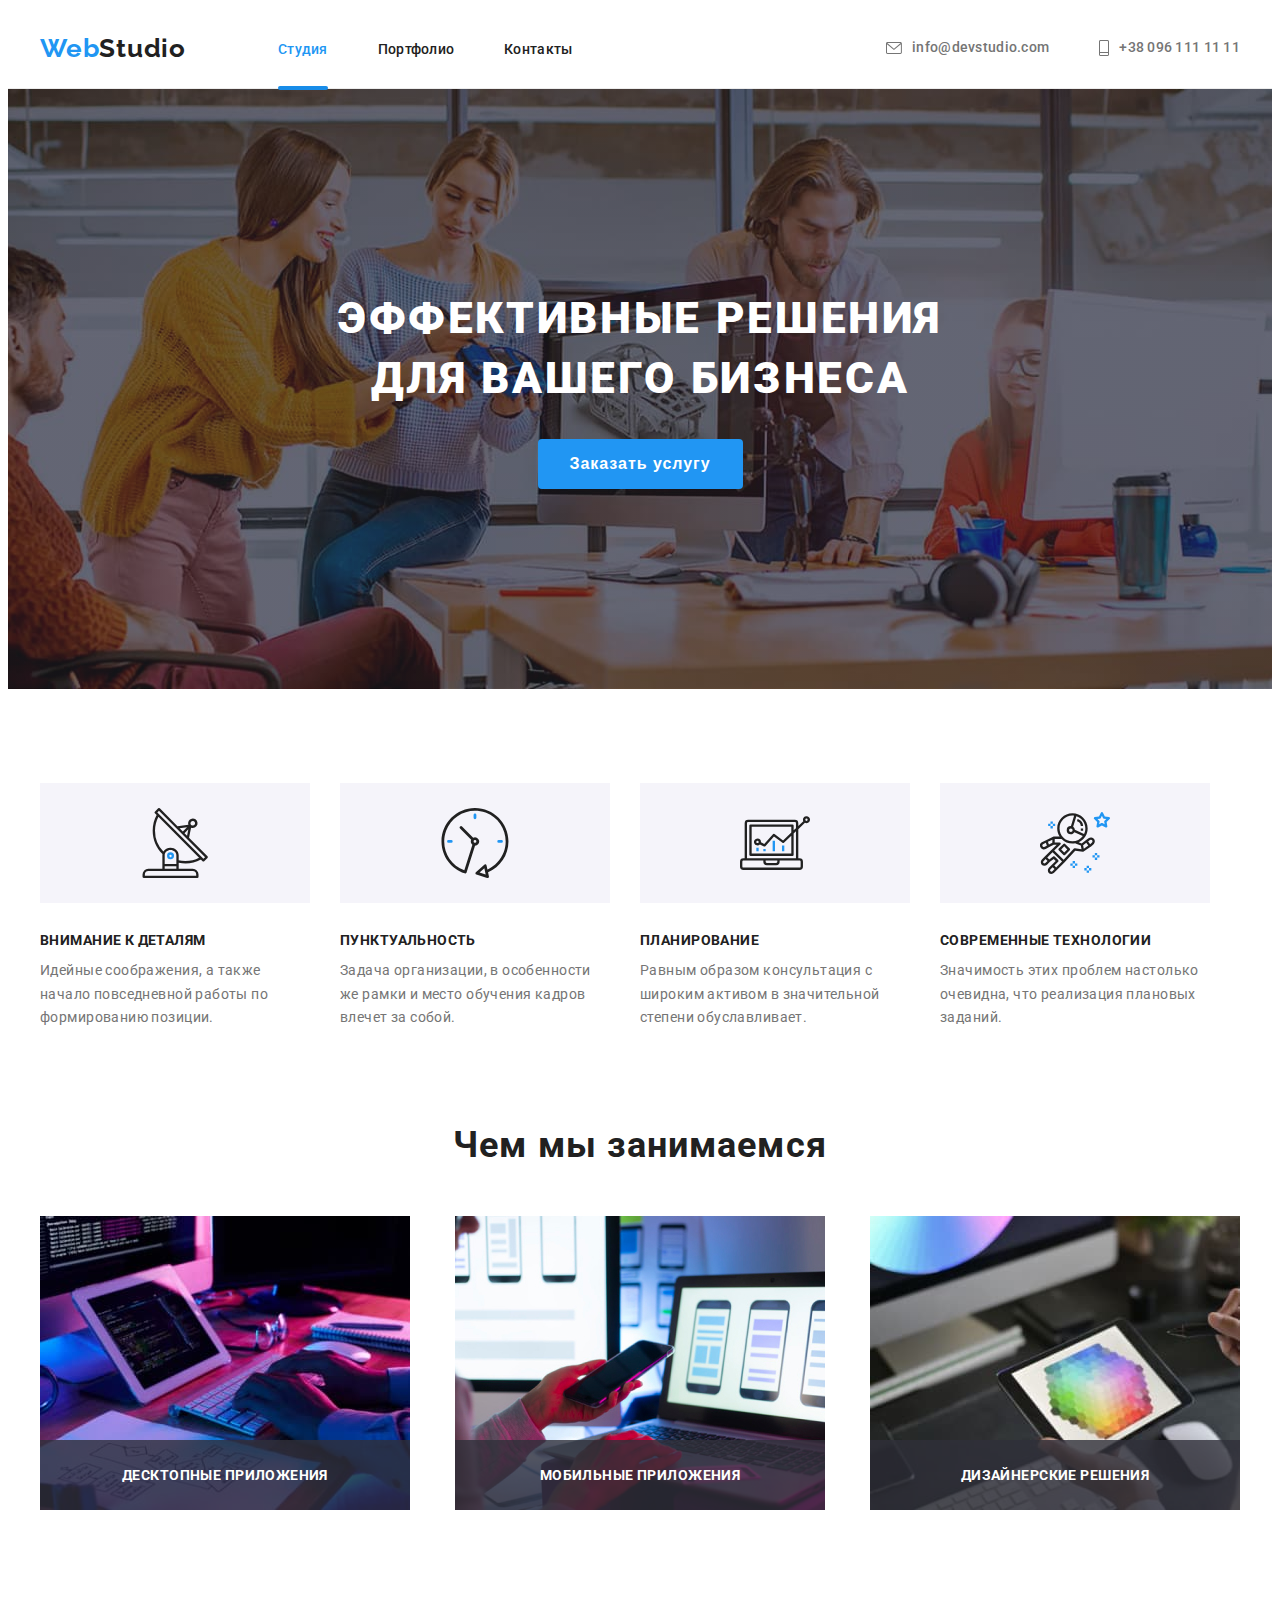
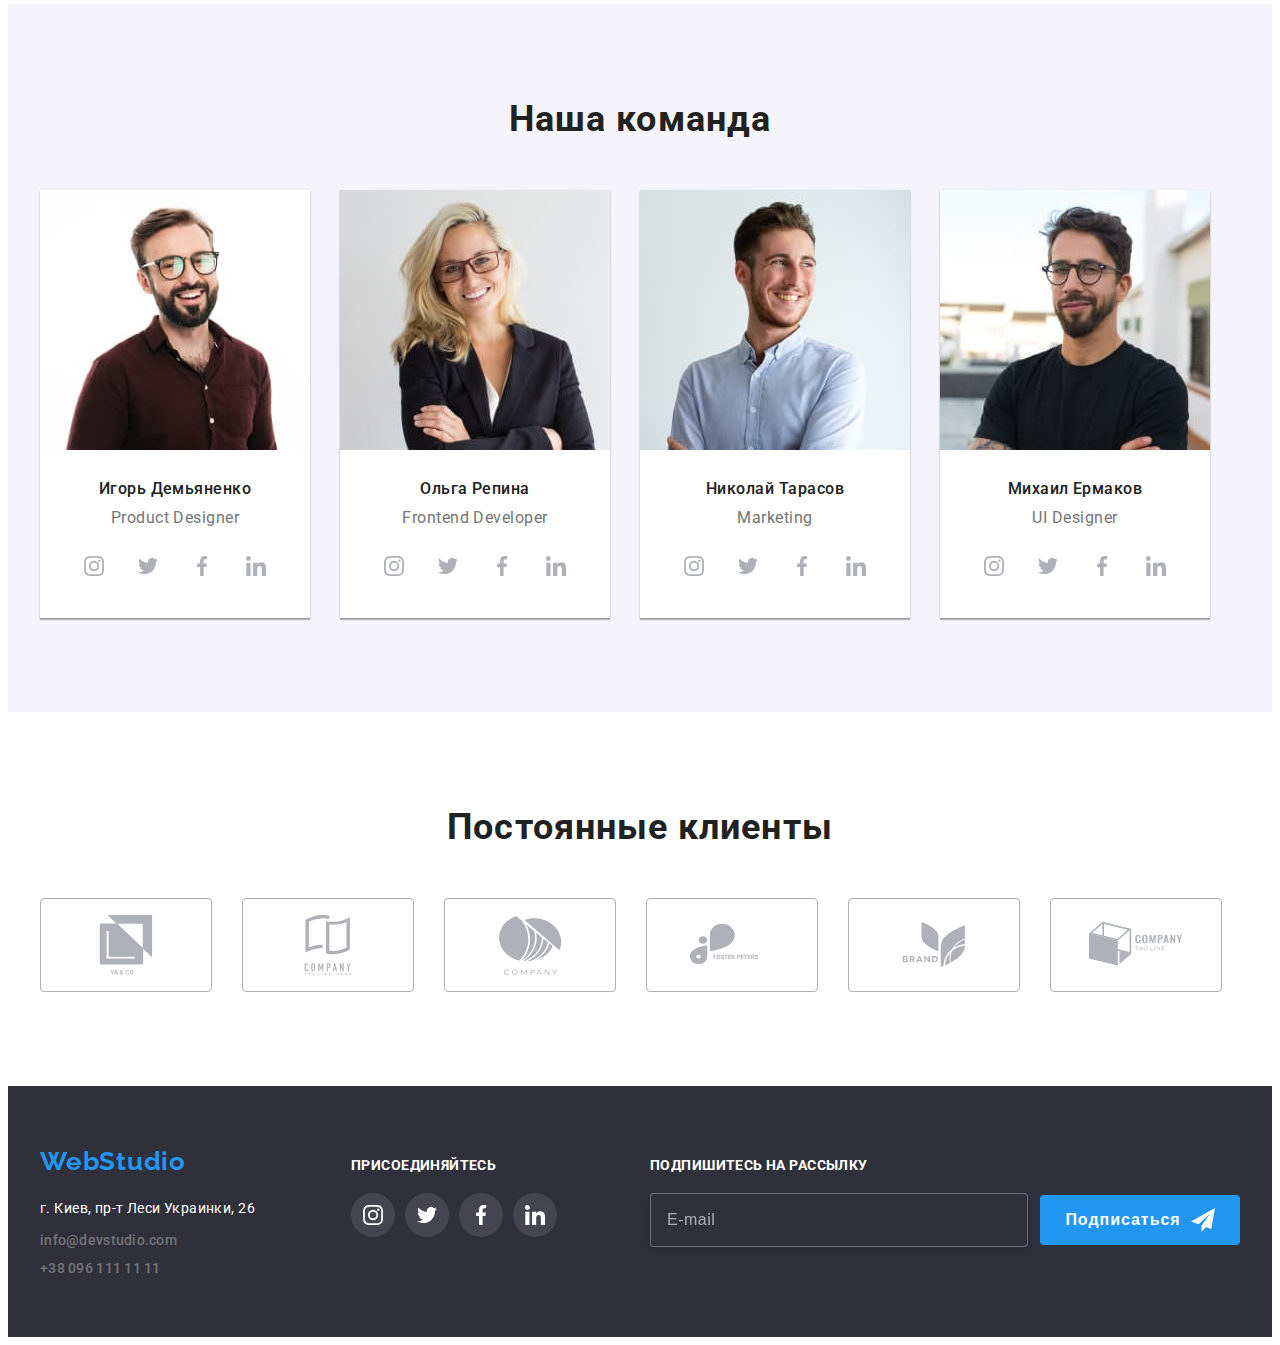
<file: index.html>
<!DOCTYPE html>
<html lang="ru">
  <head>
    <meta charset="UTF-8" />
    <meta http-equiv="X-UA-Compatible" content="IE=edge" />
    <meta name="viewport" content="width=device-width, initial-scale=1.0" />
    <title>homework</title>
    <link rel="preconnect" href="https://fonts.googleapis.com" />
    <link rel="preconnect" href="https://fonts.gstatic.com" crossorigin />
    <link
      href="https://fonts.googleapis.com/css2?family=Raleway:wght@700&family=Roboto:wght@400;500;700;900&display=swap"
      rel="stylesheet"
    />
    <link
      rel="stylesheet"
      href="https://cdnjs.cloudflare.com/ajax/libs/modern-normalize/1.1.0/modern-normalize.min.css"
      integrity="sha512-wpPYUAdjBVSE4KJnH1VR1HeZfpl1ub8YT/NKx4PuQ5NmX2tKuGu6U/JRp5y+Y8XG2tV+wKQpNHVUX03MfMFn9Q=="
      crossorigin="anonymous"
      referrerpolicy="no-referrer"
    />
    <link rel="stylesheet" href="./css/main.css" />
  </head>
  <body>
    <!-- Header -->
    <header class="head-link">
      <div class="container head-link-container">
        <nav class="navigation">
          <a href="/" lang="en" class="link logo">
            Web<span class="logo__black">Studio</span>
          </a>
          <ul class="list menu">
            <li class="menu__item">
              <a href="./index.html" class="link menu__link current">Студия</a>
            </li>
            <li class="menu__item">
              <a href="./portfolio.html" class="link menu__link">Портфолио</a>
            </li>
            <li class="menu__item">
              <a href="" class="link menu__link">Контакты</a>
            </li>
          </ul>
        </nav>
        <ul class="list menu-nav">
          <li class="menu-nav__item">
            <a
              href="mailto:info@devstudio.com"
              target="_blank"
              rel="noopener noreferrer"
              class="menu-nav__link link"
              ><svg class="menu-nav__icon" width="16" height="12">
                <use
                  href="./img/icons.svg/symbol-defs.svg#icon-header-envel"
                ></use>
              </svg>
              info@devstudio.com</a
            >
          </li>
          <li class="menu-nav__item">
            <a href="tel:+380961111111" class="menu-nav__link link"
              ><svg class="menu-nav__icon" width="10" height="16">
                <use
                  href="./img/icons.svg/symbol-defs.svg#icon-header-tel"
                ></use>
              </svg>
              +38 096 111 11 11</a
            >
          </li>
        </ul>
      </div>
    </header>
    <!-- Hero -->
    <main>
      <section class="hero">
        <div class="container">
          <h1 class="hero-title">Эффективные решения для вашего бизнеса</h1>

          <button type="button" class="button hero__button" data-modal-open>
            Заказать услугу
          </button>
        </div>
      </section>
      <!-- Advantages -->
      <section class="section">
        <div class="container">
          <h2 class="visually-hidden">Наши преимущества</h2>
          <ul class="list advantages">
            <li class="advantages__list">
              <div class="advantages__fon">
                <svg class="advantages__icon" width="70px" height="70px">
                  <use href="./img/icons.svg/symbol-defs.svg#icon-plate"></use>
                </svg>
              </div>
              <h3 class="advantages__title">Внимание к деталям</h3>
              <p class="advantages__text">
                Идейные соображения, а также начало повседневной работы по
                формированию позиции.
              </p>
            </li>
            <li class="advantages__list">
              <div class="advantages__fon">
                <svg class="advantages__icon" width="70px" height="70px">
                  <use href="./img/icons.svg/symbol-defs.svg#icon-clock"></use>
                </svg>
              </div>
              <h3 class="advantages__title">Пунктуальность</h3>
              <p class="advantages__text">
                Задача организации, в особенности же рамки и место обучения
                кадров влечет за собой.
              </p>
            </li>
            <li class="advantages__list">
              <div class="advantages__fon">
                <svg class="advantages__icon" width="70px" height="70px">
                  <use
                    href="./img/icons.svg/symbol-defs.svg#icon-diagram"
                  ></use>
                </svg>
              </div>
              <h3 class="advantages__title">Планирование</h3>
              <p class="advantages__text">
                Равным образом консультация с широким активом в значительной
                степени обуславливает.
              </p>
            </li>
            <li class="advantages__list">
              <div class="advantages__fon">
                <svg class="advantages__icon" width="70px" height="70px">
                  <use
                    href="./img/icons.svg/symbol-defs.svg#icon-astronaut"
                  ></use>
                </svg>
              </div>
              <h3 class="advantages__title">Современные технологии</h3>
              <p class="advantages__text">
                Значимость этих проблем настолько очевидна, что реализация
                плановых заданий.
              </p>
            </li>
          </ul>
        </div>
      </section>
      <!-- =========About-us=========== -->
      <section class="section about-us-section">
        <div class="container">
          <h2 class="title-black">Чем мы занимаемся</h2>

          <ul class="list about-us">
            <li class="about-us__list">
              <div class="about-us__visual">
                <img src="./img/img.jpg" width="370" height="294" alt=" Идея" />
                <div class="about-us__fon">
                  <p class="about-us__text">Десктопные приложения</p>
                </div>
              </div>
            </li>
            <li class="about-us__list">
              <div class="about-us__visual">
                <img
                  src="./img/img(1).jpg"
                  width="370"
                  height="294"
                  alt=" Алгоритм действий"
                />
                <div class="about-us__fon">
                  <p class="about-us__text">Мобильные приложения</p>
                </div>
              </div>
            </li>
            <li class="about-us__list">
              <div class="about-us__visual">
                <img
                  src="./img/img(2).jpg"
                  width="370"
                  height="294"
                  alt="Результат"
                />
                <div class="about-us__fon">
                  <p class="about-us__text">Дизайнерские решения</p>
                </div>
              </div>
            </li>
          </ul>
        </div>
      </section>
      <!-- ============Our-Team======== -->
      <section class="section team-section">
        <div class="container">
          <h3 class="title-black">Наша команда</h3>
          <ul class="list team">
            <li class="team__list">
              <img
                src="./img/img(3).jpg"
                width="270"
                height="260"
                alt="Игорь Демьяненко"
              />
              <div class="team__card">
                <h3 class="team__name">Игорь Демьяненко</h3>
                <p class="team__text">Product Designer</p>
                <ul class="social-link list">
                  <li class="social-link__list">
                    <a
                      href=""
                      target="_blank"
                      rel="noopener noreferrer"
                      class="social-link__link"
                    >
                      <svg class="list-social-link" width="20" height="20">
                        <use
                          href="./img/icons.svg/symbol-defs.svg#icon-instagram"
                        ></use>
                      </svg>
                    </a>
                  </li>
                  <li class="social-link__list">
                    <a
                      href=""
                      target="_blank"
                      rel="noopener noreferrer"
                      class="social-link__link"
                    >
                      <svg class="list-social-link" width="20" height="20">
                        <use
                          href="./img/icons.svg/symbol-defs.svg#icon-twitter"
                        ></use>
                      </svg>
                    </a>
                  </li>
                  <li class="social-link__list">
                    <a
                      href=""
                      target="_blank"
                      rel="noopener noreferrer"
                      class="social-link__link"
                    >
                      <svg class="list-social-link" width="20" height="20">
                        <use
                          href="./img/icons.svg/symbol-defs.svg#icon-facebook"
                        ></use>
                      </svg>
                    </a>
                  </li>
                  <li class="social-link__list">
                    <a
                      href=""
                      target="_blank"
                      rel="noopener noreferrer"
                      class="social-link__link"
                    >
                      <svg class="list-social-link" width="20" height="20">
                        <use
                          href="./img/icons.svg/symbol-defs.svg#icon-social-in"
                        ></use>
                      </svg>
                    </a>
                  </li>
                </ul>
              </div>
            </li>
            <li class="team__list">
              <img
                src="./img/img(4).jpg"
                width="270"
                height="260"
                alt="Ольга Репина"
              />
              <div class="team__card">
                <h3 class="team__name">Ольга Репина</h3>
                <p class="team__text">Frontend Developer</p>
                <ul class="social-link list">
                  <li class="social-link__list">
                    <a
                      href=""
                      target="_blank"
                      rel="noopener noreferrer"
                      class="social-link__link"
                    >
                      <svg class="list-social-link" width="20" height="20">
                        <use
                          href="./img/icons.svg/symbol-defs.svg#icon-instagram"
                        ></use>
                      </svg>
                    </a>
                  </li>
                  <li class="social-link__list">
                    <a
                      href=""
                      target="_blank"
                      rel="noopener noreferrer"
                      class="social-link__link"
                    >
                      <svg class="list-social-link" width="20" height="20">
                        <use
                          href="./img/icons.svg/symbol-defs.svg#icon-twitter"
                        ></use>
                      </svg>
                    </a>
                  </li>
                  <li class="social-link__list">
                    <a
                      href=""
                      target="_blank"
                      rel="noopener noreferrer"
                      class="social-link__link"
                    >
                      <svg class="list-social-link" width="20" height="20">
                        <use
                          href="./img/icons.svg/symbol-defs.svg#icon-facebook"
                        ></use>
                      </svg>
                    </a>
                  </li>
                  <li class="social-link__list">
                    <a
                      href=""
                      target="_blank"
                      rel="noopener noreferrer"
                      class="social-link__link"
                    >
                      <svg class="list-social-link" width="20" height="20">
                        <use
                          href="./img/icons.svg/symbol-defs.svg#icon-social-in"
                        ></use>
                      </svg>
                    </a>
                  </li>
                </ul>
              </div>
            </li>
            <li class="team__list">
              <img
                src="./img/img(5).jpg"
                width="270"
                height="260"
                alt="Николай Тарасов"
              />
              <div class="team__card">
                <h3 class="team__name">Николай Тарасов</h3>
                <p class="team__text">Marketing</p>
                <ul class="social-link list">
                  <li class="social-link__list">
                    <a
                      href=""
                      target="_blank"
                      rel="noopener noreferrer"
                      class="social-link__link"
                    >
                      <svg class="list-social-link" width="20" height="20">
                        <use
                          href="./img/icons.svg/symbol-defs.svg#icon-instagram"
                        ></use>
                      </svg>
                    </a>
                  </li>
                  <li class="social-link__list">
                    <a
                      href=""
                      target="_blank"
                      rel="noopener noreferrer"
                      class="social-link__link"
                    >
                      <svg class="list-social-link" width="20" height="20">
                        <use
                          href="./img/icons.svg/symbol-defs.svg#icon-twitter"
                        ></use>
                      </svg>
                    </a>
                  </li>
                  <li class="social-link__list">
                    <a
                      href=""
                      target="_blank"
                      rel="noopener noreferrer"
                      class="social-link__link"
                    >
                      <svg class="list-social-link" width="20" height="20">
                        <use
                          href="./img/icons.svg/symbol-defs.svg#icon-facebook"
                        ></use>
                      </svg>
                    </a>
                  </li>
                  <li class="social-link__list">
                    <a
                      href=""
                      target="_blank"
                      rel="noopener noreferrer"
                      class="social-link__link"
                    >
                      <svg class="list-social-link" width="20" height="20">
                        <use
                          href="./img/icons.svg/symbol-defs.svg#icon-social-in"
                        ></use>
                      </svg>
                    </a>
                  </li>
                </ul>
              </div>
            </li>
            <li class="team__list">
              <img
                src="./img/img(6).jpg"
                width="270"
                height="260"
                alt="Михаил Ермаков"
              />
              <div class="team__card">
                <h3 class="team__name">Михаил Ермаков</h3>
                <p class="team__text">UI Designer</p>
                <ul class="social-link list">
                  <li class="social-link__list">
                    <a
                      href=""
                      target="_blank"
                      rel="noopener noreferrer"
                      class="social-link__link"
                    >
                      <svg class="list-social-link" width="20" height="20">
                        <use
                          href="./img/icons.svg/symbol-defs.svg#icon-instagram"
                        ></use>
                      </svg>
                    </a>
                  </li>
                  <li class="social-link__list">
                    <a
                      href=""
                      target="_blank"
                      rel="noopener noreferrer"
                      class="social-link__link"
                    >
                      <svg class="list-social-link" width="20" height="20">
                        <use
                          href="./img/icons.svg/symbol-defs.svg#icon-twitter"
                        ></use>
                      </svg>
                    </a>
                  </li>
                  <li class="social-link__list">
                    <a
                      href=""
                      target="_blank"
                      rel="noopener noreferrer"
                      class="social-link__link"
                    >
                      <svg class="list-social-link" width="20" height="20">
                        <use
                          href="./img/icons.svg/symbol-defs.svg#icon-facebook"
                        ></use>
                      </svg>
                    </a>
                  </li>
                  <li class="social-link__list">
                    <a
                      href=""
                      target="_blank"
                      rel="noopener noreferrer"
                      class="social-link__link"
                    >
                      <svg class="list-social-link" width="20" height="20">
                        <use
                          href="./img/icons.svg/symbol-defs.svg#icon-social-in"
                        ></use>
                      </svg>
                    </a>
                  </li>
                </ul>
              </div>
            </li>
          </ul>
        </div>
      </section>
      <!-- ===========client============= -->
      <section class="section">
        <div class="container">
          <h3 class="title-black">Постоянные клиенты</h3>
          <ul class="list client">
            <li class="client-section">
              <a
                href=""
                target="_blank"
                rel="noopener noreferrer"
                class="client-section__link"
              >
                <svg class="client-section__logo" width="106px" height="60px">
                  <use href="./img/icons.svg/symbol-defs.svg#icon-logo1"></use>
                </svg>
              </a>
            </li>
            <li class="client-section">
              <a
                href=""
                target="_blank"
                rel="noopener noreferrer"
                class="client-section__link"
              >
                <svg class="client-section__logo" width="106px" height="60px">
                  <use href="./img/icons.svg/symbol-defs.svg#icon-logo2"></use>
                </svg>
              </a>
            </li>
            <li class="client-section">
              <a
                href=""
                target="_blank"
                rel="noopener noreferrer"
                class="client-section__link"
              >
                <svg class="client-section__logo" width="106px" height="60px">
                  <use href="./img/icons.svg/symbol-defs.svg#icon-logo3"></use>
                </svg>
              </a>
            </li>
            <li class="client-section">
              <a
                href=""
                target="_blank"
                rel="noopener noreferrer"
                class="client-section__link"
              >
                <svg class="client-section__logo" width="106px" height="60px">
                  <use href="./img/icons.svg/symbol-defs.svg#icon-Logo4"></use>
                </svg>
              </a>
            </li>
            <li class="client-section">
              <a
                href=""
                target="_blank"
                rel="noopener noreferrer"
                class="client-section__link"
              >
                <svg class="client-section__logo" width="106px" height="60px">
                  <use href="./img/icons.svg/symbol-defs.svg#icon-Logo5"></use>
                </svg>
              </a>
            </li>
            <li class="client-section">
              <a
                href=""
                target="_blank"
                rel="noopener noreferrer"
                class="client-section__link"
              >
                <svg class="client-section__logo" width="106px" height="60px">
                  <use href="./img/icons.svg/symbol-defs.svg#icon-Logo6"></use>
                </svg>
              </a>
            </li>
          </ul>
        </div>
      </section>
    </main>
    <!-- Footer -->
    <footer class="footer">
      <div class="container">
        <div class="footer-nav">
          <a href="/" lang="en" class="logo link">
            Web<span class="logo__white">Studio</span>
          </a>

          <address class="footer-adres">
            <ul class="list">
              <li class="footer-adres__list">
                <a
                  href="https://maps.app.goo.gl/37EXF5mU9n8MmFkR7"
                  target="_blank"
                  rel="noopener noreferrer"
                  class="link footer-adres__map"
                  >г. Киев, пр-т Леси Украинки, 26</a
                >
              </li>
              <li class="footer-adres__list">
                <a
                  href="mailto:info@devstudio.com"
                  target="_blank"
                  rel="noopener noreferrer"
                  class="link footer-adres__link"
                  >info@devstudio.com
                </a>
              </li>
              <li class="footer-adres__list">
                <a href="tel:+380961111111" class="link footer-adres__link">
                  +38 096 111 11 11
                </a>
              </li>
            </ul>
          </address>
        </div>
        <div class="footer-social">
          <h3 class="foter-title">присоединяйтесь</h3>
          <ul class="list footer-social__list">
            <li class="footer-social__icon">
              <a href="" class="footer-social__link">
                <svg class="footer-social__link-icon" width="20" height="20">
                  <use
                    href="./img/icons.svg/symbol-defs.svg#icon-instagram"
                  ></use>
                </svg>
              </a>
            </li>
            <li class="footer-social__icon">
              <a href="" class="footer-social__link">
                <svg class="footer-social__link-icon" width="20" height="20">
                  <use
                    href="./img/icons.svg/symbol-defs.svg#icon-twitter"
                  ></use>
                </svg>
              </a>
            </li>
            <li class="footer-social__icon">
              <a href="" class="footer-social__link">
                <svg class="footer-social__link-icon" width="20" height="20">
                  <use
                    href="./img/icons.svg/symbol-defs.svg#icon-facebook"
                  ></use>
                </svg>
              </a>
            </li>
            <li class="footer-social__icon">
              <a href="" class="footer-social__link">
                <svg class="footer-social__link-icon" width="20" height="20">
                  <use
                    href="./img/icons.svg/symbol-defs.svg#icon-social-in"
                  ></use>
                </svg>
              </a>
            </li>
          </ul>
        </div>
        <div class="footer-subscribe">
          <h3 class="foter-title">Подпишитесь на рассылку</h3>
          <form class="subscribe">
            <label for="mail"></label>
            <input
              type="email"
              name="mail"
              id="mail"
              placeholder="E-mail"
              class="footer-mail"
            />
            <button type="button" class="button btn-sub">
              Подписаться
              <svg class="icon-footer-sub" width="24px" height="24px">
                <use href="./img/icons.svg/symbol-defs.svg#icon-send"></use>
              </svg>
            </button>
          </form>
        </div>
      </div>
    </footer>
    <!-- Modal -->
    <div class="backdrop is-hidden" data-modal>
      <div class="modal">
        <button type="button" class="close-button" data-modal-close>
          <svg class="close-button-icon">
            <use href="./img/icons.svg/symbol-defs.svg#icon-close-black"></use>
          </svg>
        </button>
        <form class="form-in-modal">
          <p class="modal-title">Оставьте свои данные, мы вам перезвоним</p>
          <label for="name" class="form-in-modal__name">Имя</label>
          <div class="form-in-modal__list">
            <input
              type="text"
              name="user-name"
              id="name"
              required
              minlength="2"
              class="form-in-modal__input"
            />
            <svg class="form-in-modal__icon">
              <use
                href="./img/icons.svg/symbol-defs.svg#icon-person-black"
              ></use>
            </svg>
          </div>

          <label for="tel" class="form-in-modal__name">Телефон</label>
          <div class="form-in-modal__list">
            <input
              type="tel"
              name="user-tel"
              id="tel"
              required
              pattern="[0-9]{3}-[0-9]{3}-[0-9]{2}-[0-9]{2}"
              title="xxx-xxx-xx-xx"
              class="form-in-modal__input"
            />
            <svg class="form-in-modal__icon">
              <use
                href="./img/icons.svg/symbol-defs.svg#icon-phone-black"
              ></use>
            </svg>
          </div>
          <label for="mailmodal" class="form-in-modal__name">Почта</label>
          <div class="form-in-modal__list">
            <input
              type="email"
              name="user-mail"
              id="mailmodal"
              required
              class="form-in-modal__input"
            />
            <svg class="form-in-modal__icon">
              <use
                href="./img/icons.svg/symbol-defs.svg#icon-email-black"
              ></use>
            </svg>
          </div>

          <label for="comment"
            ><span class="form-in-modal__name">Комментарий</span></label
          >
          <textarea
            class="form-in-modal__message"
            name="comment"
            id="comment"
            placeholder="Введите текст"
          ></textarea>
          <input
            type="checkbox"
            name="user-policy"
            value="agrre"
            id="agrre"
            class="checkbox visually-hidden"
            required
          />
          <label for="agrre" class="checkbox-agrre"
            >Соглашаюсь с рассылкой и принимаю&nbsp;<a href="" class="argre">
              Условия договора</a
            >
          </label>
          <button type="submit" class="button button-modal-send">
            Отправить
          </button>
        </form>
      </div>
    </div>
    <!-- Modal -->
    <script src="./js/modal.js"></script>
  </body>
</html>
</file>
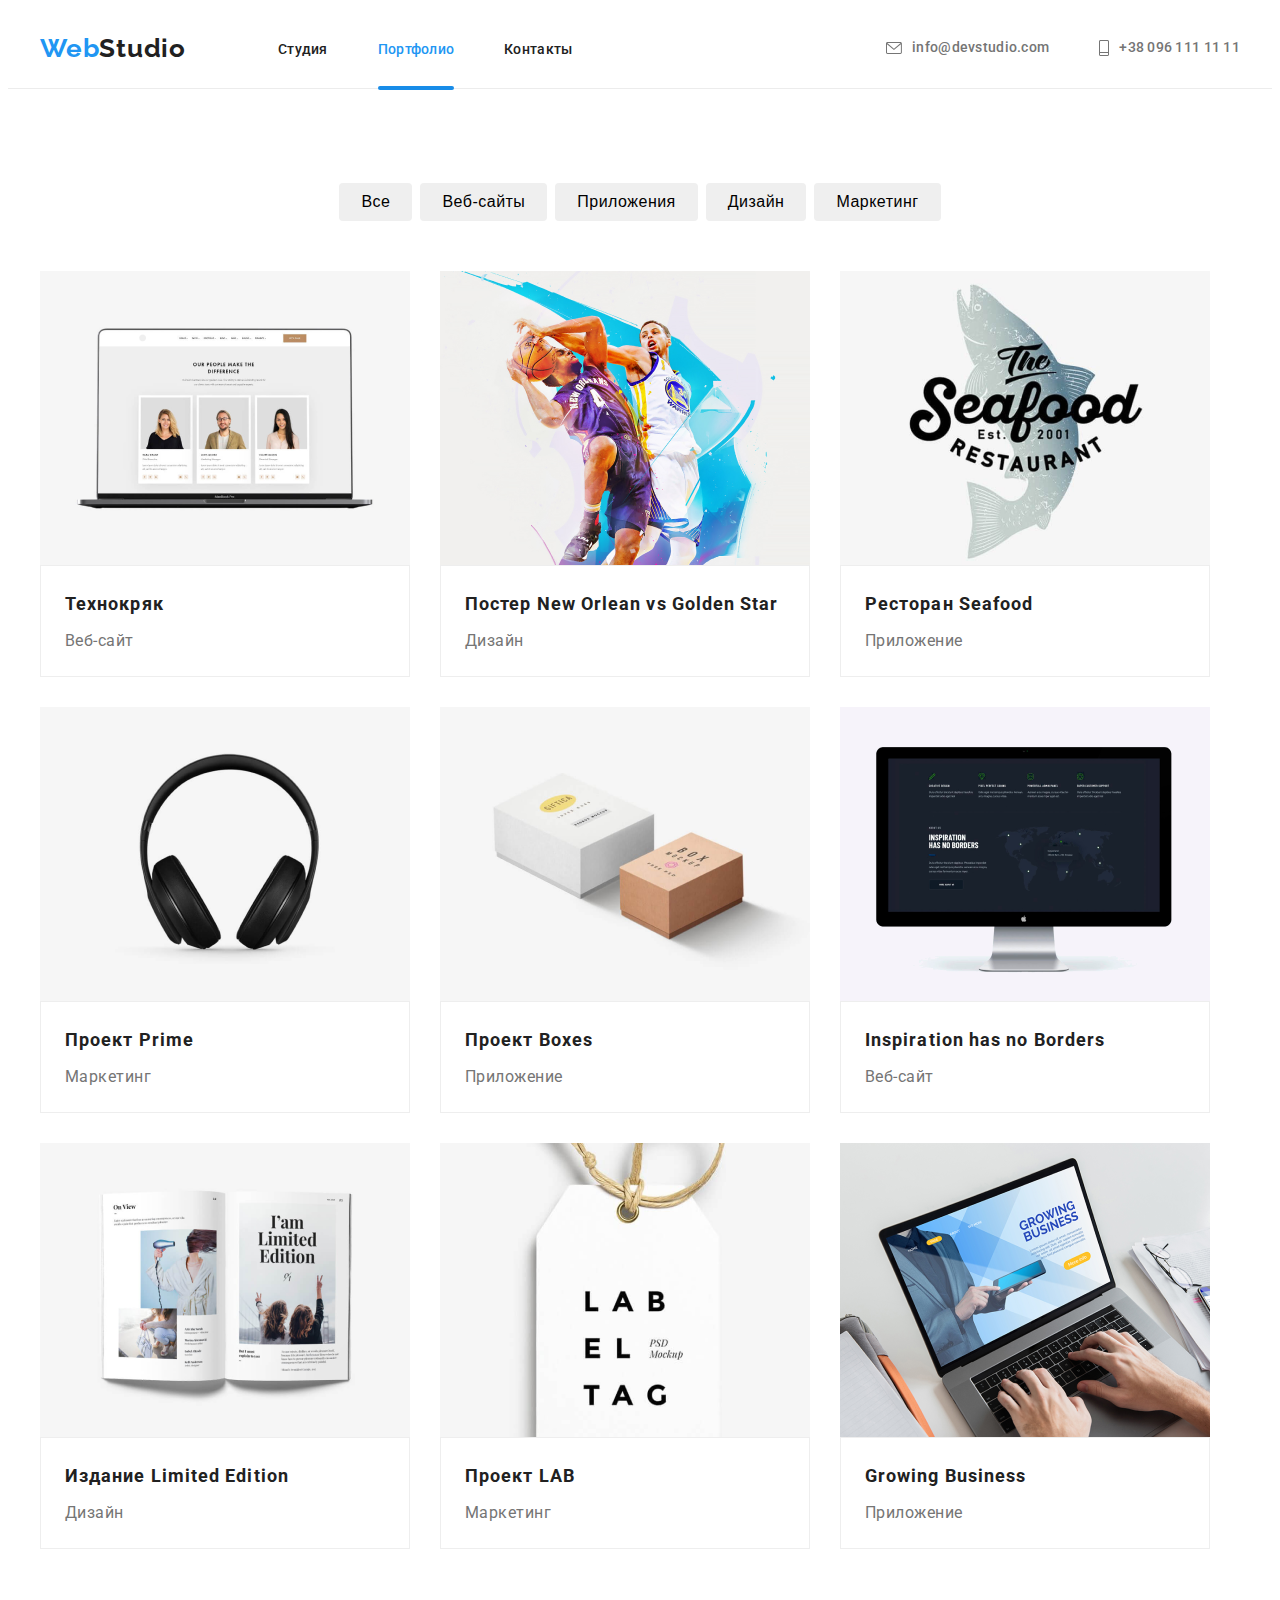
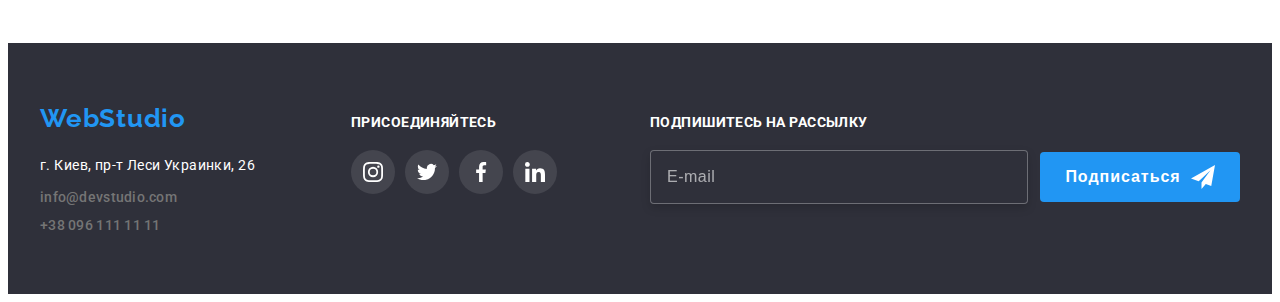
<file: portfolio.html>
<!DOCTYPE html>
<html lang="ru">
  <head>
    <meta charset="UTF-8" />
    <meta http-equiv="X-UA-Compatible" content="IE=edge" />
    <meta name="viewport" content="width=device-width, initial-scale=1.0" />
    <title>homework</title>
    <link rel="preconnect" href="https://fonts.googleapis.com" />
    <link rel="preconnect" href="https://fonts.gstatic.com" crossorigin />
    <link
      href="https://fonts.googleapis.com/css2?family=Raleway:wght@700&family=Roboto:wght@400;500;700;900&display=swap"
      rel="stylesheet"
    />
    <link
      rel="stylesheet"
      href="https://cdnjs.cloudflare.com/ajax/libs/modern-normalize/1.1.0/modern-normalize.min.css"
      integrity="sha512-wpPYUAdjBVSE4KJnH1VR1HeZfpl1ub8YT/NKx4PuQ5NmX2tKuGu6U/JRp5y+Y8XG2tV+wKQpNHVUX03MfMFn9Q=="
      crossorigin="anonymous"
      referrerpolicy="no-referrer"
    />
    <link rel="stylesheet" href="./css/main.css" />
  </head>
  <body>
    <!-- Header -->
    <header class="head-link">
      <div class="container head-link-container">
        <nav class="navigation">
          <a href="/" lang="en" class="link logo">
            Web<span class="logo__black">Studio</span>
          </a>
          <ul class="list menu">
            <li class="menu__item">
              <a href="./index.html" class="link menu__link">Студия</a>
            </li>
            <li class="menu__item">
              <a href="./portfolio.html" class="link menu__link current"
                >Портфолио</a
              >
            </li>
            <li class="menu__item">
              <a href="" class="link menu__link">Контакты</a>
            </li>
          </ul>
        </nav>
        <ul class="list menu-nav">
          <li class="menu-nav__item">
            <a
              href="mailto:info@devstudio.com"
              target="_blank"
              rel="noopener noreferrer"
              class="menu-nav__link link"
              ><svg class="menu-nav__icon" width="16" height="12">
                <use
                  href="./img/icons.svg/symbol-defs.svg#icon-header-envel"
                ></use>
              </svg>
              info@devstudio.com</a
            >
          </li>
          <li class="menu-nav__item">
            <a href="tel:+380961111111" class="menu-nav__link link"
              ><svg class="menu-nav__icon" width="10" height="16">
                <use
                  href="./img/icons.svg/symbol-defs.svg#icon-header-tel"
                ></use>
              </svg>
              +38 096 111 11 11</a
            >
          </li>
        </ul>
      </div>
    </header>
    <!--Content  -->
    <main>
      <section class="section">
        <div class="container">
          <h1 class="visually-hidden">Портфолио</h1>
          <ul class="list portfolio-filter">
            <li class="portfolio-button">
              <button type="button" class="portfolio-hero-button">Все</button>
            </li>
            <li class="portfolio-button">
              <button type="button" class="portfolio-hero-button">
                Веб-сайты
              </button>
            </li>
            <li class="portfolio-button">
              <button type="button" class="portfolio-hero-button">
                Приложения
              </button>
            </li>
            <li class="portfolio-button">
              <button type="button" class="portfolio-hero-button">
                Дизайн
              </button>
            </li>
            <li class="portfolio-button">
              <button type="button" class="portfolio-hero-button">
                Маркетинг
              </button>
            </li>
            <!-- Card -->
          </ul>
          <ul class="list portfolio-content">
            <li class="portfolio-header-photo">
              <a href="" class="portfolio-link">
                <div class="portfolio-card-visual">
                  <img
                    src="./img/photohw2/img-hw2-1.png"
                    width="370"
                    height="294"
                    alt="страница браузера"
                  />
                  <div class="portfolio-text-fon">
                    <p class="text-in-card">
                      Ресурс предлагает комплексные предложения с разным уровнем
                      функционала и сервисов. Все это позволит посетителю
                      получить исчерпывающие сведения о компании или частном
                      лице.
                    </p>
                  </div>
                </div>
                <div class="portfolio-card">
                  <h2 class="content-title">Технокряк</h2>
                  <p class="content-text">Веб-сайт</p>
                </div>
              </a>
            </li>

            <li class="portfolio-header-photo">
              <a href="" class="portfolio-link">
                <div class="portfolio-card-visual">
                  <img
                    src="./img/photohw2/img-hw2-2.png"
                    width="370"
                    height="294"
                    alt="баскетбол"
                  />
                  <div class="portfolio-text-fon">
                    <p class="text-in-card">
                      Ресурс предлагает комплексные предложения с разным уровнем
                      функционала и сервисов. Все это позволит посетителю
                      получить исчерпывающие сведения о компании или частном
                      лице.
                    </p>
                  </div>
                </div>
                <div class="portfolio-card">
                  <h2 class="content-title">
                    Постер New Orlean vs Golden Star
                  </h2>
                  <p class="content-text">Дизайн</p>
                </div>
              </a>
            </li>
            <li class="portfolio-header-photo">
              <a href="" class="portfolio-link">
                <div class="portfolio-card-visual">
                  <img
                    src="./img/photohw2/img-hw2-3.png"
                    width="370"
                    height="294"
                    alt="логотип ресторана"
                  />
                  <div class="portfolio-text-fon">
                    <p class="text-in-card">
                      Ресурс предлагает комплексные предложения с разным уровнем
                      функционала и сервисов. Все это позволит посетителю
                      получить исчерпывающие сведения о компании или частном
                      лице.
                    </p>
                  </div>
                </div>
                <div class="portfolio-card">
                  <h2 class="content-title">Ресторан Seafood</h2>
                  <p class="content-text">Приложение</p>
                </div>
              </a>
            </li>
            <li class="content-list portfolio-header-photo">
              <a href="" class="portfolio-link">
                <div class="portfolio-card-visual">
                  <img
                    src="./img/photohw2/img-hw2-4.png"
                    width="370"
                    height="294"
                    alt="Наушники"
                  />
                  <div class="portfolio-text-fon">
                    <p class="text-in-card">
                      Ресурс предлагает комплексные предложения с разным уровнем
                      функционала и сервисов. Все это позволит посетителю
                      получить исчерпывающие сведения о компании или частном
                      лице.
                    </p>
                  </div>
                </div>
                <div class="portfolio-card">
                  <h2 class="content-title">Проект Prime</h2>
                  <p class="content-text">Маркетинг</p>
                </div>
              </a>
            </li>
            <li class="content-list portfolio-header-photo">
              <a href="" class="portfolio-link">
                <div class="portfolio-card-visual">
                  <img
                    src="./img/photohw2/img-hw2-5.png"
                    width="370"
                    height="294"
                    alt="Проект Boxes"
                  />
                  <div class="portfolio-text-fon">
                    <p class="text-in-card">
                      Ресурс предлагает комплексные предложения с разным уровнем
                      функционала и сервисов. Все это позволит посетителю
                      получить исчерпывающие сведения о компании или частном
                      лице.
                    </p>
                  </div>
                </div>
                <div class="portfolio-card">
                  <h2 class="content-title">Проект Boxes</h2>
                  <p class="content-text">Приложение</p>
                </div>
              </a>
            </li>
            <li class="content-list portfolio-header-photo">
              <a href="" class="portfolio-link">
                <div class="portfolio-card-visual">
                  <img
                    src="./img/photohw2/img-hw2-6.png"
                    width="370"
                    height="294"
                    alt="Веб-сайт"
                  />
                  <div class="portfolio-text-fon">
                    <p class="text-in-card">
                      Ресурс предлагает комплексные предложения с разным уровнем
                      функционала и сервисов. Все это позволит посетителю
                      получить исчерпывающие сведения о компании или частном
                      лице.
                    </p>
                  </div>
                </div>
                <div class="portfolio-card">
                  <h2 class="content-title">Inspiration has no Borders</h2>
                  <p class="content-text">Веб-сайт</p>
                </div>
              </a>
            </li>
            <li class="content-list portfolio-header-photo">
              <a href="" class="portfolio-link">
                <div class="portfolio-card-visual">
                  <img
                    src="./img/photohw2/img-hw2-7.png"
                    width="370"
                    height="294"
                    alt="Издание Limited Edition"
                  />
                  <div class="portfolio-text-fon">
                    <p class="text-in-card">
                      Ресурс предлагает комплексные предложения с разным уровнем
                      функционала и сервисов. Все это позволит посетителю
                      получить исчерпывающие сведения о компании или частном
                      лице.
                    </p>
                  </div>
                </div>
                <div class="portfolio-card">
                  <h2 class="content-title">Издание Limited Edition</h2>
                  <p class="content-text">Дизайн</p>
                </div>
              </a>
            </li>
            <li class="content-list portfolio-header-photo">
              <a href="" class="portfolio-link">
                <div class="portfolio-card-visual">
                  <img
                    src="./img/photohw2/img-hw2-8.png"
                    width="370"
                    height="294"
                    alt="Проект LAB"
                  />
                  <div class="portfolio-text-fon">
                    <p class="text-in-card">
                      Ресурс предлагает комплексные предложения с разным уровнем
                      функционала и сервисов. Все это позволит посетителю
                      получить исчерпывающие сведения о компании или частном
                      лице.
                    </p>
                  </div>
                </div>
                <div class="portfolio-card">
                  <h2 class="content-title">Проект LAB</h2>
                  <p class="content-text">Маркетинг</p>
                </div>
              </a>
            </li>
            <li class="content-list portfolio-header-photo">
              <a href="" class="portfolio-link">
                <div class="portfolio-card-visual">
                  <img
                    src="./img/photohw2/img-hw2-9.png"
                    width="370"
                    height="294"
                    alt="Growing Business"
                  />
                  <div class="portfolio-text-fon">
                    <p class="text-in-card">
                      Ресурс предлагает комплексные предложения с разным уровнем
                      функционала и сервисов. Все это позволит посетителю
                      получить исчерпывающие сведения о компании или частном
                      лице.
                    </p>
                  </div>
                </div>
                <div class="portfolio-card">
                  <h2 class="content-title">Growing Business</h2>
                  <p class="content-text">Приложение</p>
                </div>
              </a>
            </li>
          </ul>
        </div>
      </section>
    </main>
    <!-- Footer -->
    <footer class="footer">
      <div class="container">
        <div class="footer-nav">
          <a href="/" lang="en" class="logo link">
            Web<span class="logo__white">Studio</span>
          </a>

          <address class="footer-adres">
            <ul class="list">
              <li class="footer-adres__list">
                <a
                  href="https://maps.app.goo.gl/37EXF5mU9n8MmFkR7"
                  target="_blank"
                  rel="noopener noreferrer"
                  class="link footer-adres__map"
                  >г. Киев, пр-т Леси Украинки, 26</a
                >
              </li>
              <li class="footer-adres__list">
                <a
                  href="mailto:info@devstudio.com"
                  target="_blank"
                  rel="noopener noreferrer"
                  class="link footer-adres__link"
                  >info@devstudio.com
                </a>
              </li>
              <li class="footer-adres__list">
                <a href="tel:+380961111111" class="link footer-adres__link">
                  +38 096 111 11 11
                </a>
              </li>
            </ul>
          </address>
        </div>
        <div class="footer-social">
          <h3 class="foter-title">присоединяйтесь</h3>
          <ul class="list footer-social__list">
            <li class="footer-social__icon">
              <a href="" class="footer-social__link">
                <svg class="footer-social__link-icon" width="20" height="20">
                  <use
                    href="./img/icons.svg/symbol-defs.svg#icon-instagram"
                  ></use>
                </svg>
              </a>
            </li>
            <li class="footer-social__icon">
              <a href="" class="footer-social__link">
                <svg class="footer-social__link-icon" width="20" height="20">
                  <use
                    href="./img/icons.svg/symbol-defs.svg#icon-twitter"
                  ></use>
                </svg>
              </a>
            </li>
            <li class="footer-social__icon">
              <a href="" class="footer-social__link">
                <svg class="footer-social__link-icon" width="20" height="20">
                  <use
                    href="./img/icons.svg/symbol-defs.svg#icon-facebook"
                  ></use>
                </svg>
              </a>
            </li>
            <li class="footer-social__icon">
              <a href="" class="footer-social__link">
                <svg class="footer-social__link-icon" width="20" height="20">
                  <use
                    href="./img/icons.svg/symbol-defs.svg#icon-social-in"
                  ></use>
                </svg>
              </a>
            </li>
          </ul>
        </div>
        <div class="footer-subscribe">
          <h3 class="foter-title">Подпишитесь на рассылку</h3>
          <form class="subscribe">
            <label for="mail"></label>
            <input
              type="email"
              name="mail"
              id="mail"
              placeholder="E-mail"
              class="footer-mail"
            />
            <button type="button" class="button btn-sub">
              Подписаться
              <svg class="icon-footer-sub" width="24px" height="24px">
                <use href="./img/icons.svg/symbol-defs.svg#icon-send"></use>
              </svg>
            </button>
          </form>
        </div>
      </div>
    </footer>
  </body>
</html>
</file>
<file: css/main.css>
:root {
  --primery-font: Roboto;
  --logo-font: Raleway;
  --accent-color: #2196F3;
  --black-color: #212121;
  --contact-color: #757575;
  --white-color: #FFFFFF;
  --timing-function: cubic-bezier(0.4, 0, 0.2, 1);
}

.visually-hidden {
  position: absolute;
  width: 1px;
  height: 1px;
  margin: -1px;
  border: 0;
  padding: 0;
  white-space: nowrap;
  clip-path: inset(100%);
  clip: rect(0 0 0 0);
  overflow: hidden;
}

html {
  box-sizing: border-box;
}

h1,
h2,
h3,
p {
  margin-top: 0;
  margin-bottom: 0;
}

ul,
ol {
  margin-top: 0;
  margin-bottom: 0;
  margin-left: 0;
  padding: unset;
}

::after,
::before {
  box-sizing: border-box;
}

img {
  display: block;
}

.list {
  list-style: none;
}

.link {
  text-decoration: none;
}

body {
  font-family: "Roboto", sans-serif;
  color: var(--black-color);
}

.container {
  width: 1200px;
  margin-left: auto;
  margin-right: auto;
  padding-left: 15px;
  padding-right: 15px;
}

.section {
  padding: 94px 0;
}

.title-black {
  font-weight: 700;
  font-size: 36px;
  line-height: 42px;
  text-align: center;
  letter-spacing: 0.03em;
  box-sizing: border-box;
  margin-bottom: 50px;
}

.foter-title {
  margin-bottom: 20px;
  font-weight: 700;
  font-size: 14px;
  line-height: 16px;
  letter-spacing: 0.03em;
  text-transform: uppercase;
  color: var(--white-color);
}

.menu-nav__link {
  align-items: center;
  display: flex;
  padding: 32px 0;
  font-weight: 500;
  font-size: 14px;
  line-height: 1.14;
  letter-spacing: 0.02em;
  color: var(--contact-color);
  transition: color 250ms cubic-bezier(0.4, 0, 0.2, 1);
}

.logo {
  font-family: "Raleway", sans-serif;
  font-weight: 700;
  font-size: 26px;
  line-height: 1.19;
  letter-spacing: 0.03em;
  color: var(--accent-color);
  width: 145px;
  height: 31px;
}

.button {
  min-width: 200px;
  min-height: 50px;
  font-weight: 700;
  font-size: 16px;
  line-height: 30px;
}

.close-button {
  position: absolute;
  display: flex;
  align-items: center;
  justify-content: center;
  cursor: pointer;
  top: 8px;
  right: 8px;
  width: 30px;
  height: 30px;
  border-radius: 50%;
  background-color: #FFFFFF;
  border: 1px solid rgba(0, 0, 0, 0.1);
}

.close-button-icon {
  width: 18px;
  height: 18px;
}
.close-button-icon:hover, .close-button-icon:focus {
  fill: var(--accent-color);
}

.social-link {
  display: flex;
  justify-content: center;
}

.social-link__list {
  cursor: pointer;
}
.social-link__list:not(:last-child) {
  margin-right: 10px;
}

.social-link__link {
  display: flex;
  justify-content: center;
  align-items: center;
  width: 44px;
  height: 44px;
  border-radius: 50% 50%;
  transition: background-color 250ms cubic-bezier(0.4, 0, 0.2, 1);
}
.social-link__link:hover, .social-link__link:focus {
  background-color: var(--accent-color);
}

.list-social-link {
  fill: #afb1b8;
  transition: fill 250ms cubic-bezier(0.4, 0, 0.2, 1);
}
.list-social-link:hover, .list-social-link:focus {
  fill: var(--white-color);
}
.social-link__link:hover .list-social-link, .social-link__link:focus .list-social-link {
  fill: var(--white-color);
}

.footer-social__link {
  fill: var(--white-color);
  display: flex;
  justify-content: center;
  align-items: center;
  width: 44px;
  height: 44px;
  border-radius: 50% 50%;
  transition: background-color 250ms cubic-bezier(0.4, 0, 0.2, 1);
}
.footer-social__link:hover, .footer-social__link:focus {
  background-color: var(--accent-color);
}

.backdrop {
  position: fixed;
  top: 0;
  left: 0;
  width: 100%;
  height: 100%;
  background-color: rgba(0, 0, 0, 0.2);
  opacity: 1;
  transition: opacity 250ms cubic-bezier(0.4, 0, 0.2, 1);
}
.backdrop.is-hidden {
  opacity: 0;
  pointer-events: none;
}

.modal {
  position: absolute;
  top: 50%;
  left: 50%;
  min-width: 528px;
  min-height: 580px;
  padding: 40px;
  background-color: #FFFFFF;
  transform: translate(-50%, -50%) scale(1);
  transition: transform 250ms cubic-bezier(0.4, 0, 0.2, 1);
}
.backdrop.is-hidden .modal {
  transform: translate(-50%, -50%) scale(1.1);
}

.button-modal-send {
  text-align: center;
  align-self: center;
  margin-top: 30px;
  letter-spacing: 0.06em;
  color: #FFFFFF;
  background-color: var(--accent-color);
  cursor: pointer;
  border: none;
  border-radius: 4px;
  transition: background-color 250ms cubic-bezier(0.4, 0, 0.2, 1);
}
.button-modal-send:hover, .button-modal-send:focus {
  background-color: #188CE8;
  box-shadow: 0px 3px 1px rgba(0, 0, 0, 0.1), 0px 1px 2px rgba(0, 0, 0, 0.08), 0px 2px 2px rgba(0, 0, 0, 0.12);
}

.form-in-modal {
  display: flex;
  flex-direction: column;
}

.modal-title {
  font-weight: 700;
  font-size: 20px;
  line-height: 23px;
  text-align: center;
  letter-spacing: 0.03em;
  margin-bottom: 12px;
}

.form-in-modal__name {
  display: block;
  margin-bottom: 4px;
  font-size: 12px;
  line-height: 14px;
  letter-spacing: 0.01em;
  color: var(--contact-color);
}

.form-in-modal__message {
  width: 100%;
  height: 120px;
  padding: 12px 16px;
  border: 1px solid rgba(33, 33, 33, 0.2);
  border-radius: 4px;
  transition: border-color 250ms cubic-bezier(0.4, 0, 0.2, 1);
  margin-bottom: 20px;
}
.form-in-modal__message:focus {
  outline: none;
  border-color: var(--accent-color);
}
.form-in-modal__message::placeholder {
  color: rgba(117, 117, 117, 0.5);
}

textarea {
  resize: none;
}

.form-in-modal__input {
  width: 100%;
  height: 40px;
  border: 1px solid rgba(33, 33, 33, 0.2);
  border-radius: 4px;
  padding-left: 42px;
  transition: border-color 250ms cubic-bezier(0.4, 0, 0.2, 1);
}
.form-in-modal__input:focus {
  outline: none;
  border-color: var(--accent-color);
}

.form-in-modal__list {
  position: relative;
  margin-bottom: 10px;
}

.form-in-modal__icon {
  position: absolute;
  top: 50%;
  left: 12px;
  transform: translateY(-50%);
  width: 18px;
  height: 18px;
  transition: fill 250ms cubic-bezier(0.4, 0, 0.2, 1);
}
.contact-form-input:focus + .form-in-modal__icon {
  fill: var(--accent-color);
}

.argre {
  color: var(--accent-color);
}

.checkbox-agrre {
  display: flex;
  align-items: center;
  justify-content: center;
  flex-wrap: wrap;
  font-family: "Roboto";
  font-size: 14px;
  line-height: 24px;
  letter-spacing: 0.03em;
  color: #757575;
}
.checkbox-agrre::before {
  content: "";
  display: block;
  width: 16px;
  height: 15px;
  border: 2px solid rgb(33, 33, 33);
  border-radius: 4px;
  cursor: pointer;
  margin-right: 8px;
}
.checkbox:checked + .checkbox-agrre::before {
  background-image: url(../img/background-img/icon-check.svg);
  border: none;
}
.checkbox:focus + .checkbox-agrre::before {
  outline: 1px solid #188CE8;
}

.head-link {
  border-bottom: 1px solid #ECECEC;
}

.head-link-container {
  display: flex;
  align-items: center;
  justify-content: space-between;
}

.navigation {
  display: flex;
  align-items: center;
}

.logo__black {
  color: var(--black-color);
}

.menu {
  margin-left: 93px;
  display: flex;
}

.menu__item:not(:last-child) {
  margin-right: 50px;
}

.menu__link {
  position: relative;
  font-weight: 500;
  font-size: 14px;
  padding: 32px 0px;
  line-height: 1.14;
  letter-spacing: 0.02em;
  color: var(--black-color);
  transition: color 250ms cubic-bezier(0.4, 0, 0.2, 1);
}
.menu__link:hover, .menu__link:focus {
  color: var(--accent-color);
}

.current {
  position: relative;
  color: var(--accent-color);
}
.current::after {
  content: "";
  position: absolute;
  bottom: -1px;
  border-radius: 2px;
  display: block;
  width: 100%;
  height: 4px;
  background-color: #188CE8;
}

.menu-nav {
  display: flex;
}

.menu-nav__item {
  fill: currentColor;
}
.menu-nav__item:not(:last-child) {
  margin-right: 50px;
}

.menu-nav__link:hover,
.menu-nav__link:focus {
  color: var(--accent-color);
}

.menu-nav__icon {
  margin-right: 10px;
}

.hero {
  margin-left: auto;
  margin-right: auto;
  padding: 200px 0px;
  max-width: 1600px;
  background-color: #C4C4C4;
  background-image: linear-gradient(rgba(47, 48, 58, 0.4), rgba(47, 48, 58, 0.4)), url(../img/Hero/Img.jpg);
  background-size: cover;
  background-position: center;
  background-repeat: no-repeat;
}

.hero__button {
  margin-left: auto;
  margin-right: auto;
  margin-top: 30px;
  padding: 10px 32px;
  line-height: 1.87;
  display: flex;
  align-items: center;
  text-align: center;
  letter-spacing: 0.06em;
  background-color: var(--accent-color);
  color: var(--white-color);
  cursor: pointer;
  border: none;
  border-radius: 4px;
  transition: background-color 250ms cubic-bezier(0.4, 0, 0.2, 1);
}
.hero__button:hover, .hero__button:focus {
  background-color: #188CE8;
}

.hero-title {
  width: 696px;
  margin-left: auto;
  margin-right: auto;
  font-weight: 900;
  font-size: 44px;
  line-height: 1.36;
  text-align: center;
  letter-spacing: 0.06em;
  text-transform: uppercase;
  color: var(--white-color);
}

.advantages {
  display: flex;
}

.advantages__list {
  flex-basis: calc((100% - 120px) / 4);
}
.advantages__list:not(:last-child) {
  margin-right: 30px;
}

.advantages__fon {
  display: flex;
  width: 270px;
  height: 120px;
  justify-content: center;
  align-items: center;
  background-color: #F5F4FA;
  margin-bottom: 30px;
}

.advantages__title {
  margin-bottom: 10px;
  font-weight: 700;
  font-size: 14px;
  line-height: 1.14;
  letter-spacing: 0.03em;
  text-transform: uppercase;
}

.advantages__text {
  font-size: 14px;
  line-height: 1.71;
  letter-spacing: 0.03em;
  color: var(--contact-color);
}

.about-us-section {
  padding-top: 0;
}

.about-us {
  flex-basis: calc((100% - 90px) / 3);
  display: flex;
  justify-content: space-between;
  flex-wrap: wrap;
  position: relative;
}

.about-us__visual {
  position: relative;
}

.about-us__fon {
  position: absolute;
  display: flex;
  align-items: center;
  justify-content: center;
  bottom: 0;
  left: 0;
  width: 370px;
  height: 70px;
  background-color: rgba(47, 48, 58, 0.8);
}

.about-us__text {
  font-weight: 700;
  font-size: 14px;
  line-height: 16px;
  text-transform: uppercase;
  letter-spacing: 0.03em;
  color: #FFFFFF;
}

.team-section {
  background-color: #F5F4FA;
}

.team {
  display: flex;
  flex-wrap: wrap;
}

.team__list {
  flex-basis: calc((100% - 120px) / 4);
  box-shadow: 0px 1px 3px rgba(0, 0, 0, 0.12), 0px 1px 1px rgba(0, 0, 0, 0.14), 0px 2px 1px rgba(0, 0, 0, 0.2);
}
.team__list:not(:nth-child(4n)) {
  margin-right: 30px;
}

.team__card {
  padding-top: 30px;
  padding-bottom: 30px;
  border-top: none;
  background-color: var(--white-color);
}

.team__name {
  font-weight: 500;
  font-size: 16px;
  line-height: 1.18;
  text-align: center;
  letter-spacing: 0.03em;
  margin-bottom: 10px;
}

.team__text {
  margin-bottom: 16px;
  font-size: 16px;
  line-height: 1.18;
  text-align: center;
  letter-spacing: 0.03em;
  color: var(--contact-color);
}

.client {
  display: flex;
}

.client-section:not(:last-child) {
  margin-right: 30px;
}

.client-section__link {
  display: flex;
  width: 170px;
  height: 92px;
  justify-content: center;
  align-items: center;
  border-radius: 4px;
  border: 1px solid #AFB1B8;
  fill: #AFB1B8;
  transition: border-color 250ms cubic-bezier(0.4, 0, 0.2, 1);
}
.client-section__link:hover, .client-section__link:focus {
  border-color: var(--accent-color);
}

.client-section__logo {
  transition: fill 250ms cubic-bezier(0.4, 0, 0.2, 1);
}
.client-section__link:hover .client-section__logo, .client-section__link:focus .client-section__logo {
  fill: var(--accent-color);
}

.footer {
  padding: 60px 0;
  background: #2F303A;
}
.footer .container {
  display: flex;
  align-items: baseline;
}

.footer-nav {
  margin-right: 70px;
  flex-grow: 1;
}

.footer-adres {
  margin-top: 20px;
  font-style: normal;
}

.footer-adres__map {
  font-size: 14px;
  line-height: 1.71;
  letter-spacing: 0.03em;
  color: var(--white-color);
}

.footer-adres__list:not(:last-child) {
  margin-bottom: 9px;
}

.footer-adres__link {
  font-weight: 500;
  font-size: 14px;
  line-height: 1.14;
  letter-spacing: 0.02em;
  color: var(--contact-color);
}

.footer-social__list {
  display: flex;
}

.footer-social__icon {
  width: 44px;
  height: 44px;
  border-radius: 50% 50%;
  background-color: rgba(255, 255, 255, 0.1);
}
.footer-social__icon:not(:last-child) {
  margin-right: 10px;
}

.foter-title {
  margin-bottom: 20px;
  font-weight: 700;
  font-size: 14px;
  line-height: 16px;
  letter-spacing: 0.03em;
  text-transform: uppercase;
  color: var(--white-color);
}

.footer-subscribe {
  margin-left: 93px;
}

.btn-sub {
  cursor: pointer;
  display: flex;
  align-items: center;
  justify-content: center;
  text-align: center;
  letter-spacing: 0.06em;
  background-color: var(--accent-color);
  color: var(--white-color);
  border: none;
  padding: 0;
  margin-left: 12px;
  border-radius: 4px;
}
.btn-sub:hover, .btn-sub:focus {
  background-color: #188CE8;
}

.subscribe {
  display: flex;
  align-items: center;
  justify-content: center;
}

.footer-mail {
  width: 358px;
  height: 50px;
  padding-left: 16px;
  font-size: 16px;
  line-height: 20px;
  letter-spacing: 0.03em;
  color: var(--white-color);
  background-color: #2F303A;
  border: 1px solid rgba(255, 255, 255, 0.3);
  filter: drop-shadow(0px 4px 4px rgba(0, 0, 0, 0.15));
  border-radius: 4px;
}
.footer-mail:focus {
  outline: none;
}
.footer-mail::placeholder {
  color: rgba(255, 255, 255, 0.6);
}

.icon-footer-sub {
  margin-left: 10px;
  width: 24px;
  height: 24px;
}

.portfolio-hero-button {
  font-weight: 500;
  font-size: 16px;
  line-height: 26px;
  text-align: center;
  letter-spacing: 0.03em;
  border: none;
  border-radius: 4px;
  transition: box-shadow 250ms cubic-bezier(0.4, 0, 0.2, 1), color 250ms cubic-bezier(0.4, 0, 0.2, 1), background-color 250ms cubic-bezier(0.4, 0, 0.2, 1);
}
.portfolio-hero-button:hover, .portfolio-hero-button:focus {
  background-color: var(--accent-color);
  box-shadow: 0px 3px 1px rgba(0, 0, 0, 0.1), 0px 1px 2px rgba(0, 0, 0, 0.08), 0px 2px 2px rgba(0, 0, 0, 0.12);
  color: var(--white-color);
}

.portfolio-filter {
  justify-content: center;
  display: flex;
}

.portfolio-button:not(:last-child) {
  margin-right: 8px;
}

.portfolio-hero-button {
  font-weight: 500;
  font-size: 16px;
  line-height: 1.62;
  text-align: center;
  letter-spacing: 0.03em;
  cursor: pointer;
  padding: 6px 22px;
}

.portfolio-content {
  margin-top: 50px;
  display: flex;
  flex-wrap: wrap;
}

.portfolio-link {
  text-decoration: none;
  display: block;
  overflow: hidden;
  top: 0;
  left: 0;
  transition: box-shadow 250ms cubic-bezier(0.4, 0, 0.2, 1);
}
.portfolio-link:hover, .portfolio-link:focus {
  box-shadow: 0px 1px 1px rgba(0, 0, 0, 0.12), 0px 4px 4px rgba(0, 0, 0, 0.06), 1px 4px 6px rgba(0, 0, 0, 0.16);
}

.portfolio-header-photo:not(:nth-child(3n)) {
  margin-right: 30px;
}
.portfolio-header-photo:not(:nth-child(3n)):not(:nth-last-child(-n+3)) {
  margin-bottom: 30px;
}

.portfolio-card-visual {
  position: relative;
  overflow: hidden;
}

.portfolio-text-fon {
  position: absolute;
  top: 0;
  left: 0;
  width: 100%;
  height: 100%;
  background-color: rgba(33, 150, 243, 0.9);
  transform: translateY(100%);
  transition: transform 250ms cubic-bezier(0.4, 0, 0.2, 1);
}
.portfolio-link:hover .portfolio-text-fon, .portfolio-link:focus .portfolio-text-fon {
  opacity: 1;
  transform: translateY(0%);
}

.text-in-card {
  position: absolute;
  width: 322px;
  top: 50%;
  left: 50%;
  transform: translate(-50%, -50%);
  font-weight: 400;
  font-size: 18px;
  line-height: 28px;
  letter-spacing: 0.03em;
  color: #FFFFFF;
}

.portfolio-card {
  background-color: #FFFFFF;
  padding: 20px 24px;
  border: 1px solid #EEEEEE;
}

.content-title {
  font-weight: 700;
  font-size: 18px;
  line-height: 2;
  letter-spacing: 0.06em;
  color: var(--black-color);
  margin-bottom: 4px;
}

.content-text {
  font-size: 16px;
  line-height: 1.87;
  letter-spacing: 0.03em;
  color: var(--contact-color);
}/*# sourceMappingURL=main.css.map */
</file>
